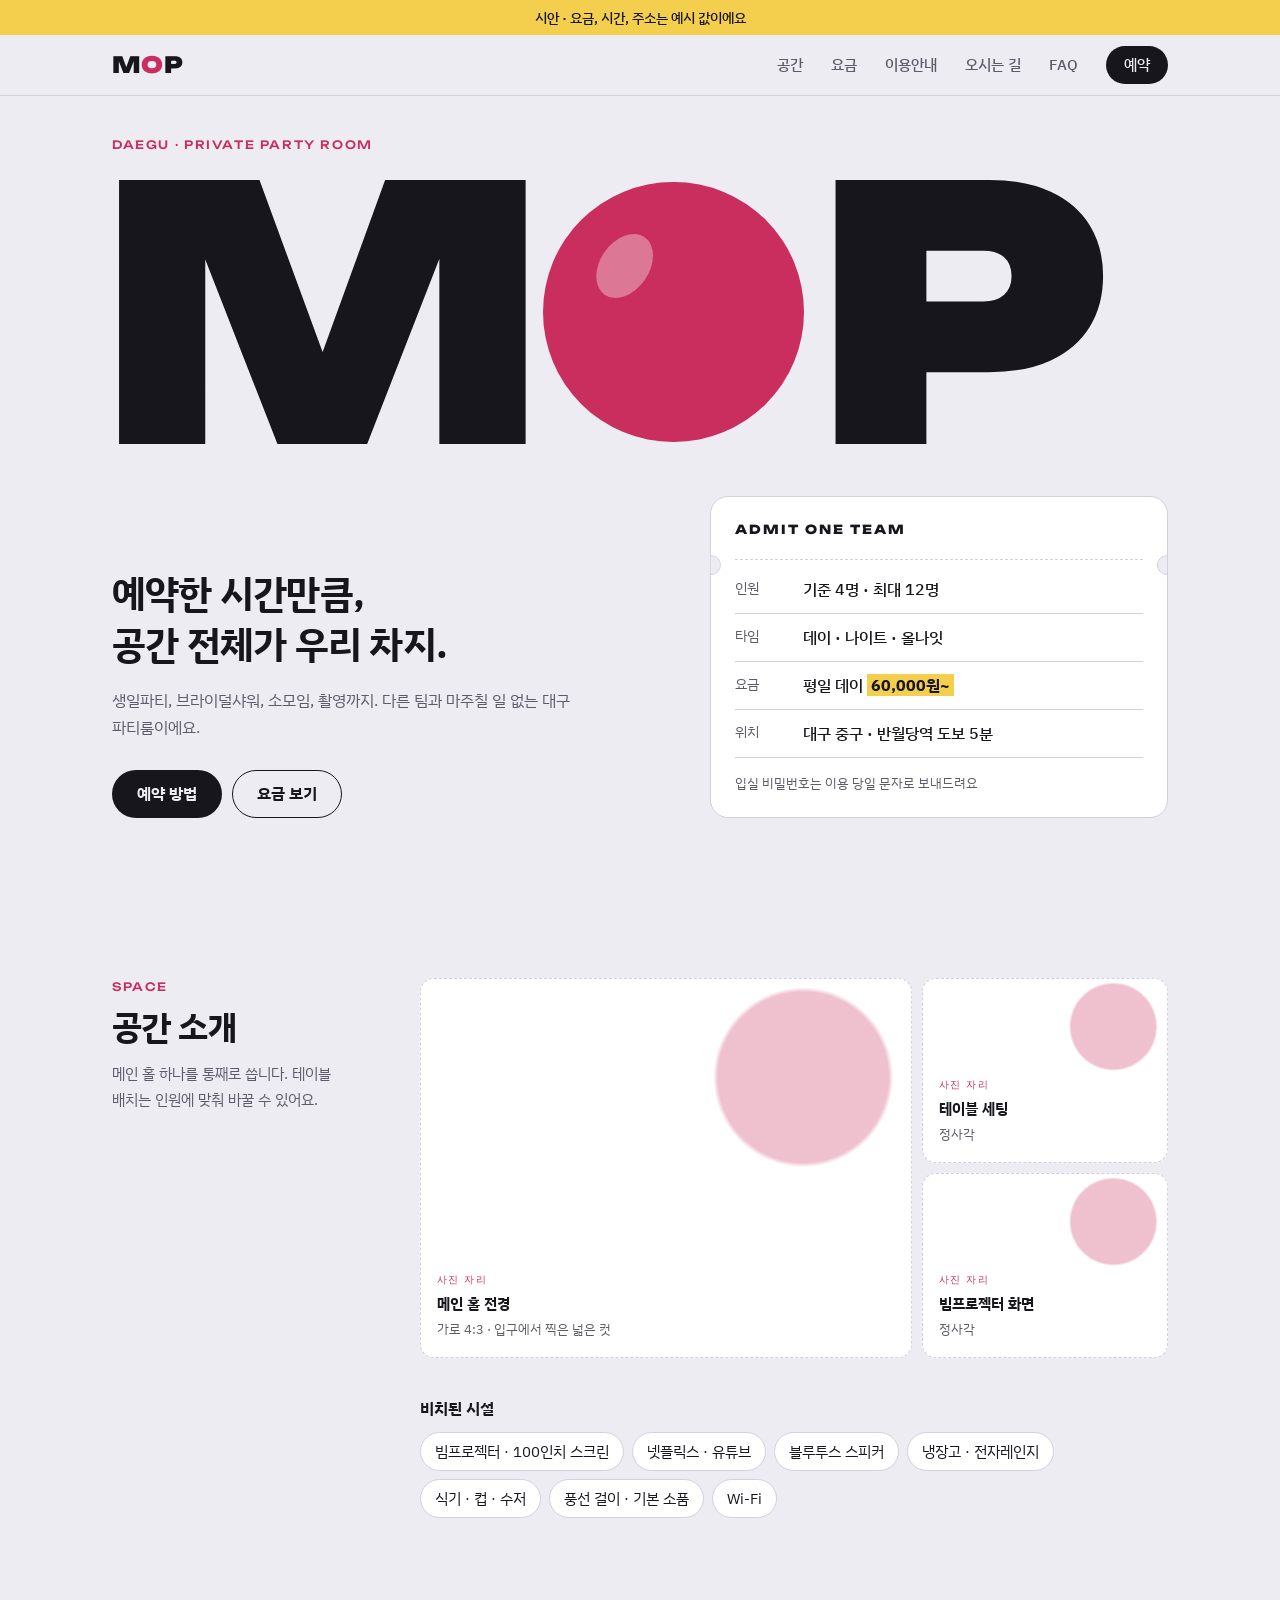
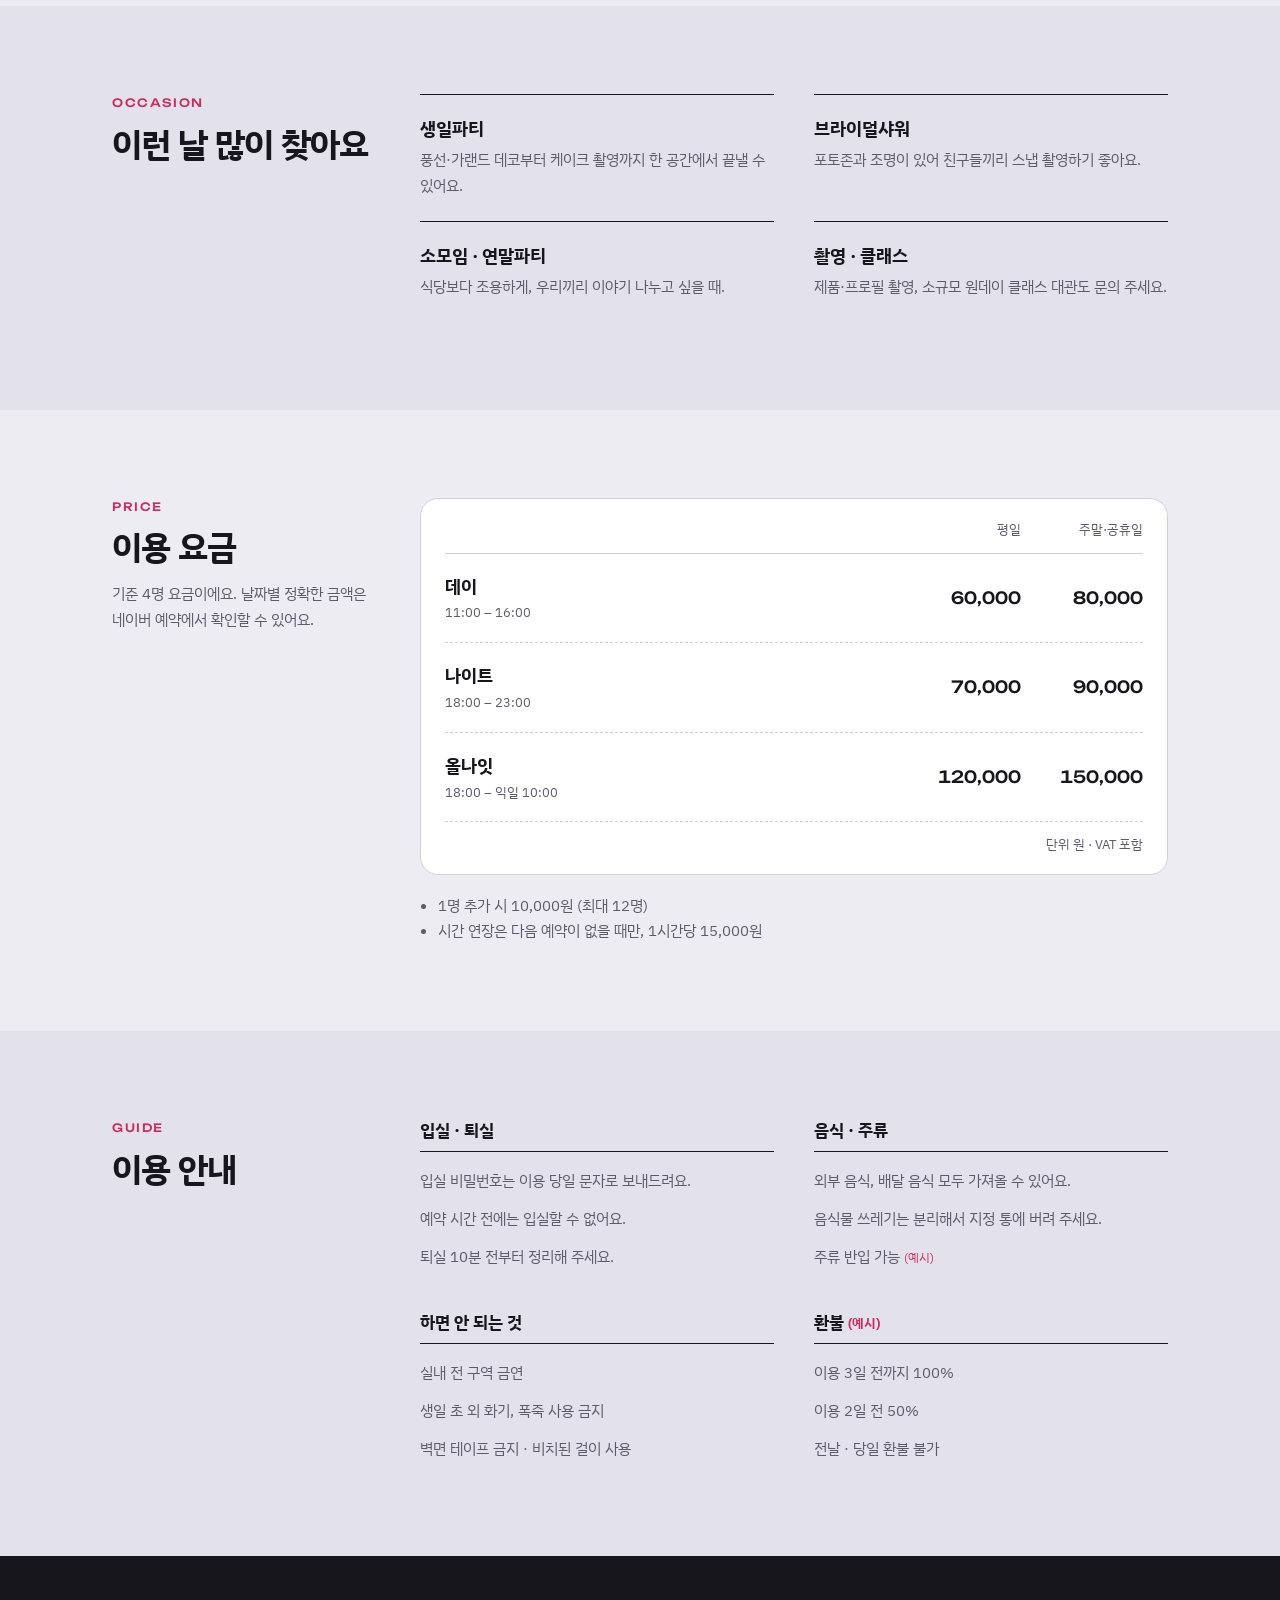
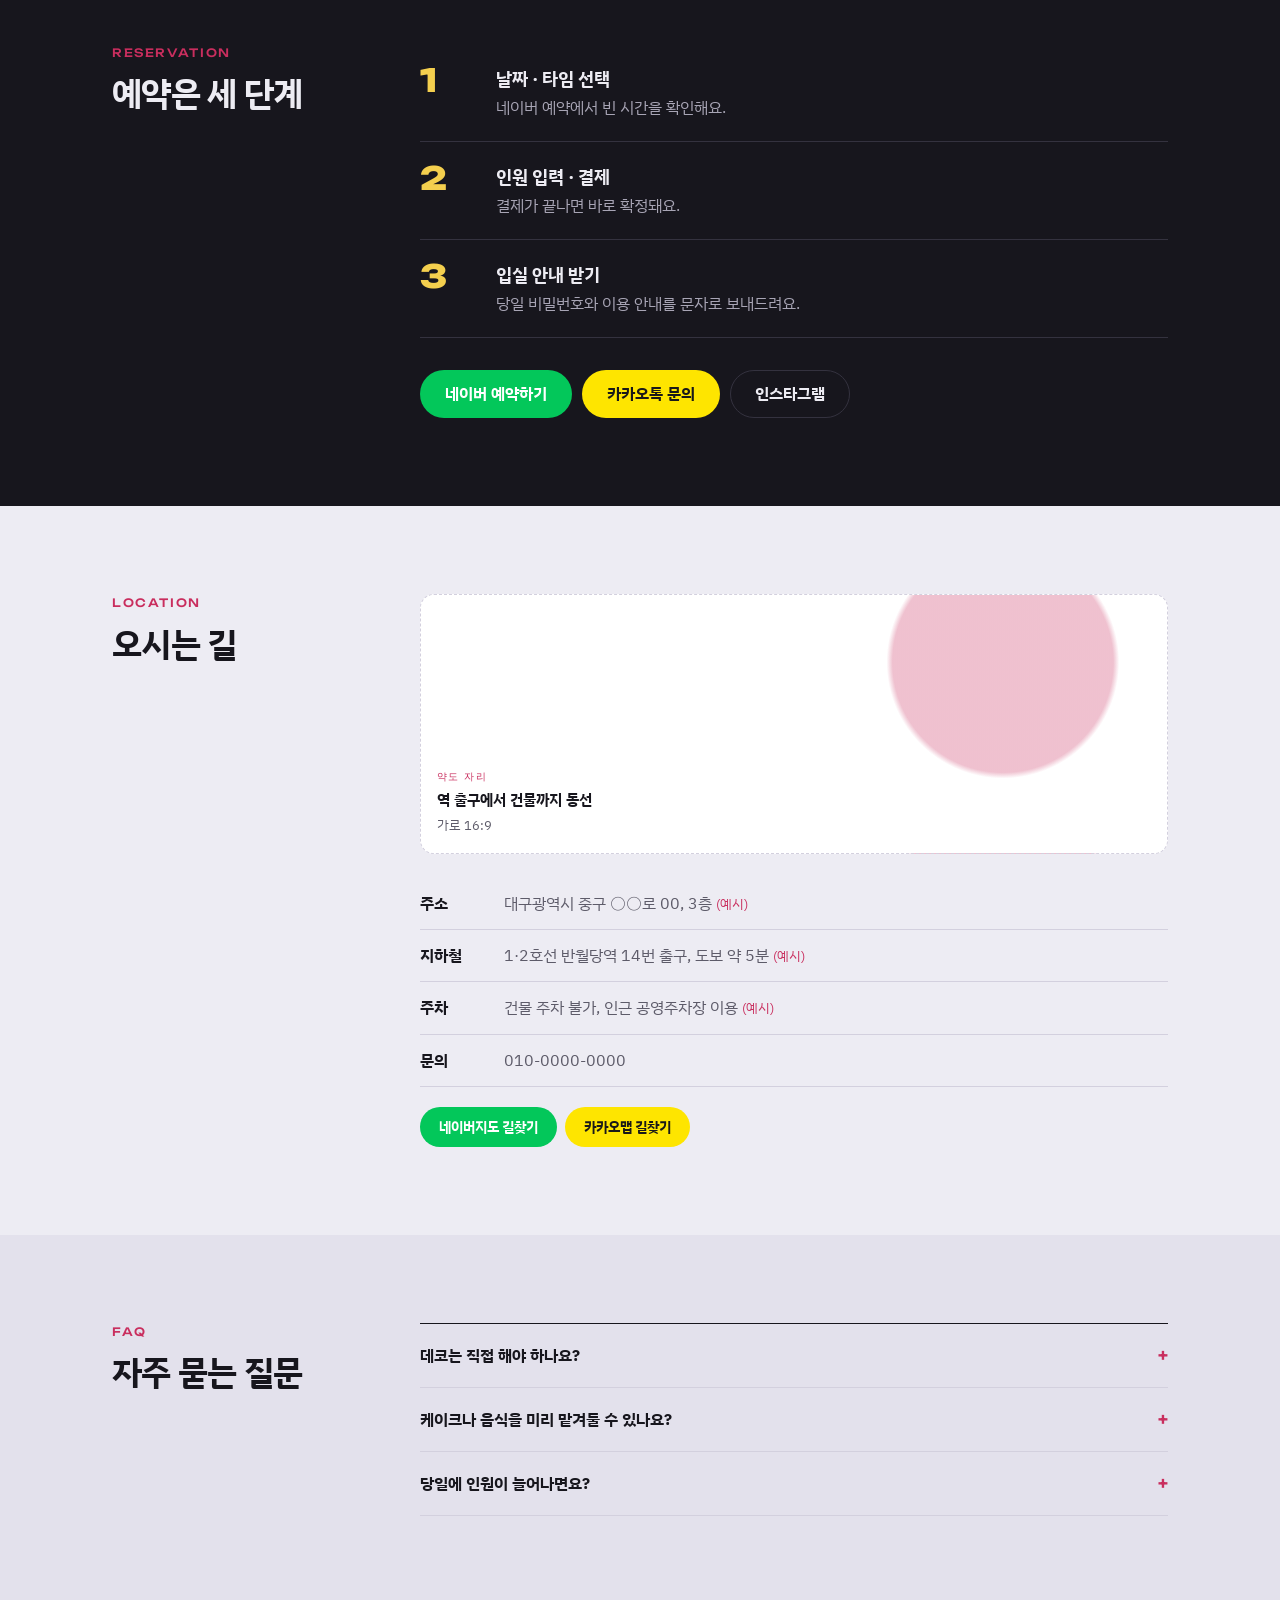
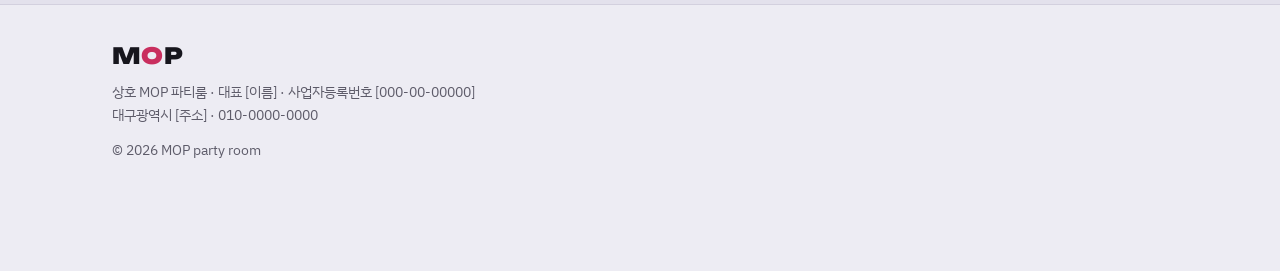
<file: index.html>
<!doctype html>
<html lang="ko">
<head>
  <meta charset="utf-8">
  <meta name="viewport" content="width=device-width, initial-scale=1, viewport-fit=cover">
  <title>MOP 파티룸</title>
  <meta name="description" content="대구 파티룸 MOP. 생일파티, 브라이덜샤워, 소모임, 촬영까지 프라이빗하게 이용할 수 있는 공간입니다. 요금, 이용시간, 예약 방법, 오시는 길을 확인하세요.">
  <!-- TODO: 도메인 구매 후 교체 -->
  <link rel="canonical" href="https://example.com/">
  <meta property="og:type" content="website">
  <meta property="og:title" content="MOP 파티룸 | 대구 프라이빗 파티 공간">
  <meta property="og:description" content="생일파티, 브라이덜샤워, 소모임, 촬영까지. 대구 파티룸 MOP 요금·예약 안내">
  <meta property="og:image" content="images/og.jpg">
  <meta property="og:locale" content="ko_KR">
  <!-- <meta name="naver-site-verification" content=""> -->

  <link rel="preconnect" href="https://fonts.googleapis.com">
  <link rel="preconnect" href="https://fonts.gstatic.com" crossorigin>
  <link rel="stylesheet" href="https://fonts.googleapis.com/css2?family=IBM+Plex+Sans+KR:wght@400;500;700&family=Unbounded:wght@500;800;900&display=swap">
  <link rel="stylesheet" href="css/style.css">

  <script type="application/ld+json">
  {
    "@context": "https://schema.org",
    "@type": "LocalBusiness",
    "name": "MOP 파티룸",
    "description": "대구 프라이빗 파티룸. 생일파티, 브라이덜샤워, 소모임, 촬영 공간 대여",
    "url": "https://example.com/",
    "telephone": "",
    "address": { "@type": "PostalAddress", "addressCountry": "KR", "addressRegion": "대구광역시", "addressLocality": "", "streetAddress": "" }
  }
  </script>
</head>
<body>

<!-- 시안 안내: 실제 정보로 바꾼 뒤 이 줄 삭제 -->
<p class="draft-note">시안 · 요금, 시간, 주소는 예시 값이에요</p>

<header class="site-header" id="top">
  <div class="wrap header-inner">
    <a href="#top" class="brand" aria-label="MOP 파티룸 처음으로">M<i>O</i>P</a>
    <button class="nav-toggle" id="nav-toggle" aria-label="메뉴 열기" aria-expanded="false" aria-controls="site-nav">
      <span></span><span></span>
    </button>
    <nav class="site-nav" id="site-nav">
      <a href="#space">공간</a>
      <a href="#price">요금</a>
      <a href="#guide">이용안내</a>
      <a href="#location">오시는 길</a>
      <a href="#faq">FAQ</a>
      <a href="#reserve" class="nav-cta">예약</a>
    </nav>
  </div>
</header>

<main>

  <!-- HERO -->
  <section class="hero">
    <div class="wrap">
      <p class="kicker">Daegu · Private party room</p>
      <h1 class="wordmark" aria-label="MOP">M<span class="dot" aria-hidden="true"></span>P</h1>
      <div class="hero-row">
        <div class="hero-copy">
          <p class="hero-title">예약한 시간만큼,<br>공간 전체가 우리 차지.</p>
          <p class="hero-lead">생일파티, 브라이덜샤워, 소모임, 촬영까지. 다른 팀과 마주칠 일 없는 대구 파티룸이에요.</p>
          <div class="hero-cta">
            <a href="#reserve" class="btn btn-ink">예약 방법</a>
            <a href="#price" class="btn btn-line">요금 보기</a>
          </div>
        </div>

        <!-- TODO: 예시 값 → 실제 값 -->
        <aside class="ticket" aria-label="이용 요약">
          <p class="ticket-head">ADMIT ONE TEAM</p>
          <dl>
            <div><dt>인원</dt><dd>기준 4명 · 최대 12명</dd></div>
            <div><dt>타임</dt><dd>데이 · 나이트 · 올나잇</dd></div>
            <div><dt>요금</dt><dd>평일 데이 <b>60,000원~</b></dd></div>
            <div><dt>위치</dt><dd>대구 중구 · 반월당역 도보 5분</dd></div>
          </dl>
          <p class="ticket-foot">입실 비밀번호는 이용 당일 문자로 보내드려요</p>
        </aside>
      </div>
    </div>
  </section>

  <!-- 공간 -->
  <section class="section" id="space">
    <div class="wrap split">
      <header class="sec-head">
        <p class="kicker">Space</p>
        <h2>공간 소개</h2>
        <p class="sec-lead">메인 홀 하나를 통째로 씁니다. 테이블 배치는 인원에 맞춰 바꿀 수 있어요.</p>
      </header>
      <div class="sec-body">
        <!-- TODO: 사진 파일로 교체 (<img src="images/hall.jpg" alt="메인 홀 전경">) -->
        <div class="gallery">
          <figure class="shot shot-a"><div class="slot"><span>사진 자리</span>메인 홀 전경<small>가로 4:3 · 입구에서 찍은 넓은 컷</small></div></figure>
          <figure class="shot shot-b"><div class="slot"><span>사진 자리</span>포토존<small>세로 3:4</small></div></figure>
          <figure class="shot shot-c"><div class="slot"><span>사진 자리</span>테이블 세팅<small>정사각</small></div></figure>
          <figure class="shot shot-d"><div class="slot"><span>사진 자리</span>빔프로젝터 화면<small>정사각</small></div></figure>
        </div>

        <h3 class="minor">비치된 시설</h3>
        <!-- TODO: 실제 보유 시설만 남기기 -->
        <ul class="chips">
          <li>빔프로젝터 · 100인치 스크린</li>
          <li>넷플릭스 · 유튜브</li>
          <li>블루투스 스피커</li>
          <li>냉장고 · 전자레인지</li>
          <li>식기 · 컵 · 수저</li>
          <li>풍선 걸이 · 기본 소품</li>
          <li>Wi-Fi</li>
        </ul>
      </div>
    </div>
  </section>

  <!-- 이용 목적 -->
  <section class="section section-tint">
    <div class="wrap split">
      <header class="sec-head">
        <p class="kicker">Occasion</p>
        <h2>이런 날 많이 찾아요</h2>
      </header>
      <div class="sec-body">
        <ul class="occasions">
          <li><h3>생일파티</h3><p>풍선·가랜드 데코부터 케이크 촬영까지 한 공간에서 끝낼 수 있어요.</p></li>
          <li><h3>브라이덜샤워</h3><p>포토존과 조명이 있어 친구들끼리 스냅 촬영하기 좋아요.</p></li>
          <li><h3>소모임 · 연말파티</h3><p>식당보다 조용하게, 우리끼리 이야기 나누고 싶을 때.</p></li>
          <li><h3>촬영 · 클래스</h3><p>제품·프로필 촬영, 소규모 원데이 클래스 대관도 문의 주세요.</p></li>
        </ul>
      </div>
    </div>
  </section>

  <!-- 요금 -->
  <section class="section" id="price">
    <div class="wrap split">
      <header class="sec-head">
        <p class="kicker">Price</p>
        <h2>이용 요금</h2>
        <p class="sec-lead">기준 4명 요금이에요. 날짜별 정확한 금액은 네이버 예약에서 확인할 수 있어요.</p>
      </header>
      <div class="sec-body">
        <!-- TODO: 예시 요금 → 실제 요금 -->
        <div class="menu">
          <div class="menu-head"><span></span><span>평일</span><span>주말·공휴일</span></div>
          <div class="menu-row">
            <p><b>데이</b><small>11:00 – 16:00</small></p>
            <span>60,000</span><span>80,000</span>
          </div>
          <div class="menu-row">
            <p><b>나이트</b><small>18:00 – 23:00</small></p>
            <span>70,000</span><span>90,000</span>
          </div>
          <div class="menu-row">
            <p><b>올나잇</b><small>18:00 – 익일 10:00</small></p>
            <span>120,000</span><span>150,000</span>
          </div>
          <p class="menu-unit">단위 원 · VAT 포함</p>
        </div>
        <ul class="fine">
          <li>1명 추가 시 10,000원 (최대 12명)</li>
          <li>시간 연장은 다음 예약이 없을 때만, 1시간당 15,000원</li>
        </ul>
      </div>
    </div>
  </section>

  <!-- 이용 안내 -->
  <section class="section section-tint" id="guide">
    <div class="wrap split">
      <header class="sec-head">
        <p class="kicker">Guide</p>
        <h2>이용 안내</h2>
      </header>
      <div class="sec-body rules">
        <div class="rule">
          <h3>입실 · 퇴실</h3>
          <ul>
            <li>입실 비밀번호는 이용 당일 문자로 보내드려요.</li>
            <li>예약 시간 전에는 입실할 수 없어요.</li>
            <li>퇴실 10분 전부터 정리해 주세요.</li>
          </ul>
        </div>
        <div class="rule">
          <h3>음식 · 주류</h3>
          <ul>
            <li>외부 음식, 배달 음식 모두 가져올 수 있어요.</li>
            <li>음식물 쓰레기는 분리해서 지정 통에 버려 주세요.</li>
            <li>주류 반입 가능 <em>(예시)</em></li>
          </ul>
        </div>
        <div class="rule">
          <h3>하면 안 되는 것</h3>
          <ul>
            <li>실내 전 구역 금연</li>
            <li>생일 초 외 화기, 폭죽 사용 금지</li>
            <li>벽면 테이프 금지 · 비치된 걸이 사용</li>
          </ul>
        </div>
        <div class="rule">
          <h3>환불 <em>(예시)</em></h3>
          <ul>
            <li>이용 3일 전까지 100%</li>
            <li>이용 2일 전 50%</li>
            <li>전날 · 당일 환불 불가</li>
          </ul>
        </div>
      </div>
    </div>
  </section>

  <!-- 예약 -->
  <section class="section section-ink" id="reserve">
    <div class="wrap split">
      <header class="sec-head">
        <p class="kicker">Reservation</p>
        <h2>예약은 세 단계</h2>
      </header>
      <div class="sec-body">
        <ol class="steps">
          <li><b>날짜 · 타임 선택</b><span>네이버 예약에서 빈 시간을 확인해요.</span></li>
          <li><b>인원 입력 · 결제</b><span>결제가 끝나면 바로 확정돼요.</span></li>
          <li><b>입실 안내 받기</b><span>당일 비밀번호와 이용 안내를 문자로 보내드려요.</span></li>
        </ol>
        <!-- TODO: 실제 링크 -->
        <div class="reserve-cta">
          <a href="#" class="btn btn-naver" target="_blank" rel="noopener">네이버 예약하기</a>
          <a href="#" class="btn btn-kakao" target="_blank" rel="noopener">카카오톡 문의</a>
          <a href="#" class="btn btn-ghost" target="_blank" rel="noopener">인스타그램</a>
        </div>
      </div>
    </div>
  </section>

  <!-- 오시는 길 -->
  <section class="section" id="location">
    <div class="wrap split">
      <header class="sec-head">
        <p class="kicker">Location</p>
        <h2>오시는 길</h2>
      </header>
      <div class="sec-body">
        <!-- TODO: 약도 이미지(images/map.jpg)로 교체 -->
        <div class="map"><div class="slot"><span>약도 자리</span>역 출구에서 건물까지 동선<small>가로 16:9</small></div></div>
        <!-- TODO: 예시 주소 → 실제 주소 -->
        <dl class="info">
          <div><dt>주소</dt><dd>대구광역시 중구 ○○로 00, 3층 <em>(예시)</em></dd></div>
          <div><dt>지하철</dt><dd>1·2호선 반월당역 14번 출구, 도보 약 5분 <em>(예시)</em></dd></div>
          <div><dt>주차</dt><dd>건물 주차 불가, 인근 공영주차장 이용 <em>(예시)</em></dd></div>
          <div><dt>문의</dt><dd>010-0000-0000</dd></div>
        </dl>
        <div class="map-links">
          <a href="#" class="btn btn-sm btn-naver" target="_blank" rel="noopener">네이버지도 길찾기</a>
          <a href="#" class="btn btn-sm btn-kakao" target="_blank" rel="noopener">카카오맵 길찾기</a>
        </div>
      </div>
    </div>
  </section>

  <!-- FAQ -->
  <section class="section section-tint" id="faq">
    <div class="wrap split">
      <header class="sec-head">
        <p class="kicker">FAQ</p>
        <h2>자주 묻는 질문</h2>
      </header>
      <div class="sec-body faq">
        <details>
          <summary>데코는 직접 해야 하나요?</summary>
          <p>기본 소품은 비치돼 있고, 추가 데코는 직접 준비해 오시면 돼요. 벽면에는 테이프를 쓸 수 없어서 비치된 걸이를 이용해 주세요.</p>
        </details>
        <details>
          <summary>케이크나 음식을 미리 맡겨둘 수 있나요?</summary>
          <p>예약 시간 전에는 입실이 안 돼서 미리 보관은 어려워요. 입실한 뒤 냉장고를 쓰시면 돼요.</p>
        </details>
        <details>
          <summary>당일에 인원이 늘어나면요?</summary>
          <p>최대 12명 안에서는 현장에서 추가 결제하면 돼요. 12명을 넘으면 입실이 제한될 수 있어요.</p>
        </details>
      </div>
    </div>
  </section>

</main>

<footer class="site-footer">
  <div class="wrap footer-inner">
    <p class="brand">M<i>O</i>P</p>
    <!-- TODO: 사업자 정보 -->
    <p>상호 MOP 파티룸 · 대표 [이름] · 사업자등록번호 [000-00-00000]<br>대구광역시 [주소] · 010-0000-0000</p>
    <p class="copy">© <span id="year">2026</span> MOP party room</p>
  </div>
</footer>

<!-- TODO: 네이버 예약 / 카카오톡 채널 링크 -->
<div class="dock" id="dock">
  <a href="#" class="dock-kakao" target="_blank" rel="noopener">카톡 문의</a>
  <a href="#" class="dock-naver" target="_blank" rel="noopener">네이버 예약</a>
</div>

<script src="js/main.js"></script>
</body>
</html>
</file>
<file: css/style.css>
/* MOP 파티룸
   색: 라일락 그레이 바탕 + 잉크 + 핑크(풍선) + 버터(하이라이트) */
:root {
  --ground: #edecf3;
  --tint: #e3e1ec;
  --surface: #ffffff;
  --ink: #17161d;
  --muted: #5d5b69;
  --line: #d3d0de;
  --pink: #c92e5e;
  --butter: #f4cf4e;
  --on-butter: #17161d;
  --inv-ground: #17161d;
  --inv-text: #edecf3;
  --inv-muted: #a8a5b5;
  --inv-line: #34323f;
  --naver: #03c75a;
  --kakao: #fee500;
  --display: "Unbounded", "Arial Black", sans-serif;
  --body: "IBM Plex Sans KR", "Apple SD Gothic Neo", "Malgun Gothic", sans-serif;
  --max: 1120px;
  color-scheme: light;
}
@media (prefers-color-scheme: dark) {
  :root:not([data-theme="light"]) {
    --ground: #111016;
    --tint: #18171f;
    --surface: #1e1d26;
    --ink: #eeedf3;
    --muted: #a3a1ae;
    --line: #2f2d3a;
    --pink: #ff6f98;
    --butter: #e9c542;
    --inv-ground: #24222e;
    --inv-text: #eeedf3;
    --inv-muted: #a3a1ae;
    --inv-line: #3a3846;
    color-scheme: dark;
  }
}
:root[data-theme="dark"] {
  --ground: #111016;
  --tint: #18171f;
  --surface: #1e1d26;
  --ink: #eeedf3;
  --muted: #a3a1ae;
  --line: #2f2d3a;
  --pink: #ff6f98;
  --butter: #e9c542;
  --inv-ground: #24222e;
  --inv-text: #eeedf3;
  --inv-muted: #a3a1ae;
  --inv-line: #3a3846;
  color-scheme: dark;
}

* { box-sizing: border-box; }
html { scroll-behavior: smooth; scroll-padding-top: 72px; }
@media (prefers-reduced-motion: reduce) { html { scroll-behavior: auto; } }
body {
  margin: 0;
  font-family: var(--body);
  font-size: 16px;
  line-height: 1.7;
  background: var(--ground);
  color: var(--ink);
  word-break: keep-all;
  -webkit-font-smoothing: antialiased;
}
img { max-width: 100%; display: block; }
a { color: inherit; }
a:focus-visible, button:focus-visible, summary:focus-visible { outline: 2px solid var(--pink); outline-offset: 3px; }
h1, h2, h3 { margin: 0; line-height: 1.3; text-wrap: balance; }
p { margin: 0; }

.wrap { max-width: var(--max); margin: 0 auto; padding-inline: 16px; }
@media (min-width: 720px) { .wrap { padding-inline: 32px; } }

.kicker {
  font-family: var(--display); font-weight: 500; font-size: .72rem;
  letter-spacing: .14em; text-transform: uppercase; color: var(--pink);
}

.draft-note {
  background: var(--butter); color: var(--on-butter);
  text-align: center; font-size: .85rem; font-weight: 500; padding: 6px 16px;
}

/* 버튼 */
.btn {
  display: inline-flex; align-items: center; justify-content: center;
  min-height: 48px; padding: 0 24px; border-radius: 999px;
  font-weight: 700; text-decoration: none; border: 1.5px solid transparent;
  transition: transform .15s ease;
}
.btn:hover { transform: translateY(-2px); }
.btn-sm { min-height: 40px; padding: 0 18px; font-size: .9rem; }
.btn-ink { background: var(--ink); color: var(--ground); }
.btn-line { border-color: var(--ink); }
.btn-naver { background: var(--naver); color: #fff; }
.btn-kakao { background: var(--kakao); color: #191919; }
.btn-ghost { border-color: var(--inv-line); color: var(--inv-text); }

/* 헤더 */
.site-header {
  position: sticky; top: env(safe-area-inset-top, 0px); z-index: 50;
  background: color-mix(in srgb, var(--ground) 88%, transparent);
  backdrop-filter: blur(12px);
  border-bottom: 1px solid var(--line);
}
.header-inner { display: flex; align-items: center; justify-content: space-between; height: 60px; }
.brand {
  font-family: var(--display); font-weight: 900; font-size: 1.4rem; letter-spacing: .02em;
  text-decoration: none; line-height: 1;
}
.brand i { font-style: normal; color: var(--pink); }
.site-nav { display: flex; align-items: center; gap: 28px; font-size: .95rem; }
.site-nav a { text-decoration: none; color: var(--muted); font-weight: 500; }
.site-nav a:hover { color: var(--ink); }
.site-nav .nav-cta { color: var(--ground); background: var(--ink); padding: 6px 18px; border-radius: 999px; }
.nav-toggle { display: none; background: none; border: 0; padding: 10px; cursor: pointer; }
.nav-toggle span { display: block; width: 22px; height: 2px; background: var(--ink); transition: transform .2s; }
.nav-toggle span + span { margin-top: 6px; }

/* 히어로 */
.hero { padding-block: 40px 72px; overflow: hidden; }
.wordmark {
  font-family: var(--display); font-weight: 900;
  font-size: clamp(6rem, 30vw, 22rem); line-height: .82; letter-spacing: -.04em;
  display: flex; align-items: center; margin: 12px 0 40px -.04em;
}
.wordmark .dot {
  display: inline-block; width: .74em; height: .74em; margin: 0 .03em;
  border-radius: 50%; background: var(--pink); position: relative;
  animation: float 5s ease-in-out infinite;
}
.wordmark .dot::after { /* 풍선 하이라이트 */
  content: ""; position: absolute; width: .14em; height: .2em; top: .14em; left: .16em;
  border-radius: 50%; background: rgba(255, 255, 255, .35); transform: rotate(35deg);
}
@keyframes float { 50% { transform: translateY(-.05em); } }
@media (prefers-reduced-motion: reduce) { .wordmark .dot { animation: none; } }

.hero-row { display: grid; grid-template-columns: 1.2fr 1fr; gap: 48px; align-items: end; }
.hero-title { font-size: clamp(1.6rem, 3.4vw, 2.4rem); font-weight: 700; line-height: 1.35; letter-spacing: -.02em; }
.hero-lead { color: var(--muted); margin-top: 16px; max-width: 32em; }
.hero-cta { display: flex; flex-wrap: wrap; gap: 10px; margin-top: 28px; }

/* 티켓 */
.ticket {
  background: var(--surface); border-radius: 18px; padding: 22px 24px;
  position: relative; border: 1px solid var(--line);
}
.ticket::before, .ticket::after { /* 티켓 절취 홈 */
  content: ""; position: absolute; top: 58px; width: 18px; height: 18px; border-radius: 50%;
  background: var(--ground); border: 1px solid var(--line);
}
.ticket::before { left: -10px; clip-path: inset(0 0 0 50%); }
.ticket::after { right: -10px; clip-path: inset(0 50% 0 0); }
.ticket-head {
  font-family: var(--display); font-weight: 800; font-size: .78rem; letter-spacing: .16em;
  padding-bottom: 18px; border-bottom: 1.5px dashed var(--line);
}
.ticket dl { margin: 6px 0 0; }
.ticket dl div { display: grid; grid-template-columns: 56px 1fr; gap: 12px; padding: 10px 0; border-bottom: 1px solid var(--line); }
.ticket dt { color: var(--muted); font-size: .88rem; }
.ticket dd { margin: 0; font-weight: 500; }
.ticket dd b { background: var(--butter); color: var(--on-butter); padding: 0 4px; }
.ticket-foot { font-size: .82rem; color: var(--muted); margin-top: 14px; }

/* 섹션 공통: 왼쪽 제목 / 오른쪽 본문 */
.section { padding-block: 88px; }
.section-tint { background: var(--tint); }
.split { display: grid; grid-template-columns: 260px 1fr; gap: 48px; }
.sec-head { align-self: start; position: sticky; top: 96px; }
.sec-head h2 { font-size: clamp(1.6rem, 3vw, 2.1rem); letter-spacing: -.02em; margin-top: 8px; }
.sec-lead { color: var(--muted); margin-top: 12px; font-size: .95rem; }
.minor { font-size: 1rem; margin: 40px 0 14px; }

/* 사진 자리 */
.gallery { display: grid; grid-template-columns: 2fr 1fr; grid-template-rows: auto auto; gap: 10px; }
.shot { margin: 0; }
.shot-a { grid-column: 1; grid-row: 1 / span 2; }
.slot {
  height: 100%; min-height: 180px; border-radius: 14px;
  display: flex; flex-direction: column; justify-content: flex-end; gap: 2px;
  padding: 16px; font-weight: 700; font-size: .95rem;
  background:
    radial-gradient(circle at 78% 26%, color-mix(in srgb, var(--pink) 30%, transparent) 0 18%, transparent 19%),
    var(--surface);
  border: 1.5px dashed var(--line);
}
.shot-b .slot { background: radial-gradient(circle at 30% 30%, color-mix(in srgb, var(--butter) 55%, transparent) 0 20%, transparent 21%), var(--surface); }
.slot span {
  font-family: var(--display); font-weight: 500; font-size: .65rem; letter-spacing: .14em;
  text-transform: uppercase; color: var(--pink);
}
.slot small { font-weight: 400; color: var(--muted); font-size: .8rem; }
.shot-a .slot { min-height: 380px; }
.shot-d { grid-column: 2; }
.gallery .shot-c { grid-column: 2; grid-row: 1; }
.gallery .shot-b { display: none; } /* 사진이 모이면 노출 */

.chips { list-style: none; padding: 0; margin: 0; display: flex; flex-wrap: wrap; gap: 8px; }
.chips li { border: 1px solid var(--line); background: var(--surface); padding: 6px 14px; border-radius: 999px; font-size: .92rem; }

/* 이용 목적 */
.occasions { list-style: none; padding: 0; margin: 0; display: grid; grid-template-columns: 1fr 1fr; gap: 0 40px; }
.occasions li { padding: 22px 0; border-top: 1.5px solid var(--ink); }
.occasions h3 { font-size: 1.15rem; }
.occasions p { color: var(--muted); margin-top: 6px; font-size: .95rem; }

/* 요금표 */
.menu { background: var(--surface); border-radius: 18px; padding: 8px 24px 18px; border: 1px solid var(--line); }
.menu-head, .menu-row { display: grid; grid-template-columns: 1fr 110px 110px; align-items: center; gap: 12px; }
.menu-head { font-size: .8rem; color: var(--muted); padding: 12px 0; border-bottom: 1px solid var(--line); }
.menu-head span, .menu-row span { text-align: right; }
.menu-row { padding: 18px 0; border-bottom: 1px dashed var(--line); }
.menu-row p { display: flex; flex-direction: column; }
.menu-row b { font-size: 1.1rem; }
.menu-row small { color: var(--muted); font-variant-numeric: tabular-nums; }
.menu-row span { font-family: var(--display); font-weight: 500; font-size: 1.05rem; font-variant-numeric: tabular-nums; }
.menu-unit { font-size: .8rem; color: var(--muted); text-align: right; margin-top: 12px; }
.fine { color: var(--muted); font-size: .92rem; padding-left: 18px; margin: 18px 0 0; }

/* 이용안내 */
.rules { display: grid; grid-template-columns: 1fr 1fr; gap: 36px 40px; }
.rule h3 { font-size: 1.05rem; padding-bottom: 10px; border-bottom: 1.5px solid var(--ink); }
.rule ul { list-style: none; padding: 0; margin: 10px 0 0; }
.rule li { padding: 6px 0; color: var(--muted); font-size: .95rem; }
em { font-style: normal; font-size: .8em; color: var(--pink); }

/* 예약 (반전 섹션) */
.section-ink { background: var(--inv-ground); color: var(--inv-text); }
.section-ink .sec-lead, .section-ink .steps span { color: var(--inv-muted); }
.steps { list-style: none; padding: 0; margin: 0 0 32px; counter-reset: s; }
.steps li {
  counter-increment: s; display: grid; grid-template-columns: 64px 1fr; column-gap: 12px;
  padding: 20px 0; border-bottom: 1px solid var(--inv-line);
}
.steps li::before {
  content: counter(s); grid-row: span 2;
  font-family: var(--display); font-weight: 800; font-size: 2rem; line-height: 1; color: var(--butter);
}
.steps b { font-size: 1.1rem; }
.reserve-cta { display: flex; flex-wrap: wrap; gap: 10px; }

/* 오시는 길 */
.map .slot { min-height: 260px; }
.info { margin: 24px 0 0; }
.info div { display: grid; grid-template-columns: 72px 1fr; gap: 12px; padding: 12px 0; border-bottom: 1px solid var(--line); }
.info dt { font-weight: 700; }
.info dd { margin: 0; color: var(--muted); }
.map-links { display: flex; flex-wrap: wrap; gap: 8px; margin-top: 20px; }

/* FAQ */
.faq details { border-bottom: 1px solid var(--line); padding: 18px 0; }
.faq details:first-child { border-top: 1.5px solid var(--ink); }
.faq summary {
  cursor: pointer; list-style: none; font-weight: 700;
  display: flex; justify-content: space-between; gap: 16px;
}
.faq summary::-webkit-details-marker { display: none; }
.faq summary::after { content: "+"; font-family: var(--display); color: var(--pink); }
.faq details[open] summary::after { content: "–"; }
.faq p { color: var(--muted); margin-top: 10px; max-width: 40em; }

/* 푸터 */
.site-footer { border-top: 1px solid var(--line); padding-block: 40px 110px; font-size: .85rem; color: var(--muted); }
.footer-inner { display: grid; gap: 12px; }
.site-footer .brand { color: var(--ink); }

/* 모바일 하단 예약 바 */
.dock {
  display: none; position: fixed; left: 0; right: 0; bottom: 0; z-index: 60;
  padding: 10px 16px calc(10px + env(safe-area-inset-bottom, 0px));
  background: color-mix(in srgb, var(--ground) 92%, transparent); backdrop-filter: blur(10px);
  border-top: 1px solid var(--line);
  grid-template-columns: 1fr 2fr; gap: 8px;
}
.dock a { text-align: center; text-decoration: none; font-weight: 700; padding: 13px; border-radius: 999px; }
.dock-kakao { background: var(--kakao); color: #191919; }
.dock-naver { background: var(--naver); color: #fff; }
.dock.is-hidden { transform: translateY(110%); }
.dock { transition: transform .25s ease; }

/* 반응형 */
@media (max-width: 900px) {
  .split { grid-template-columns: 1fr; gap: 28px; }
  .sec-head { position: static; }
  .hero-row { grid-template-columns: 1fr; gap: 36px; }
}
@media (max-width: 720px) {
  .nav-toggle { display: block; }
  .site-nav {
    display: none; position: absolute; top: 60px; left: 0; right: 0;
    flex-direction: column; align-items: stretch; gap: 0;
    background: var(--ground); border-bottom: 1px solid var(--line); padding: 4px 16px 16px;
  }
  .site-nav.open { display: flex; }
  .site-nav a { padding: 14px 0; border-bottom: 1px solid var(--line); }
  .site-nav .nav-cta { margin-top: 12px; text-align: center; border: 0; padding: 12px; }
  .nav-toggle[aria-expanded="true"] span:first-child { transform: translateY(4px) rotate(45deg); }
  .nav-toggle[aria-expanded="true"] span:last-child { transform: translateY(-4px) rotate(-45deg); }

  .hero { padding-block: 28px 56px; }
  .wordmark { margin-bottom: 28px; }
  .section { padding-block: 64px; }
  .gallery { grid-template-columns: 1fr 1fr; }
  .shot-a { grid-column: 1 / span 2; grid-row: auto; }
  .shot-a .slot { min-height: 220px; }
  .gallery .shot-c, .shot-d { grid-column: auto; grid-row: auto; }
  .occasions, .rules { grid-template-columns: 1fr; }
  .menu { padding: 4px 16px 14px; }
  .menu-head, .menu-row { grid-template-columns: 1fr 76px 76px; gap: 8px; }
  .menu-row span { font-size: .92rem; }
  .dock { display: grid; }
}
</file>
